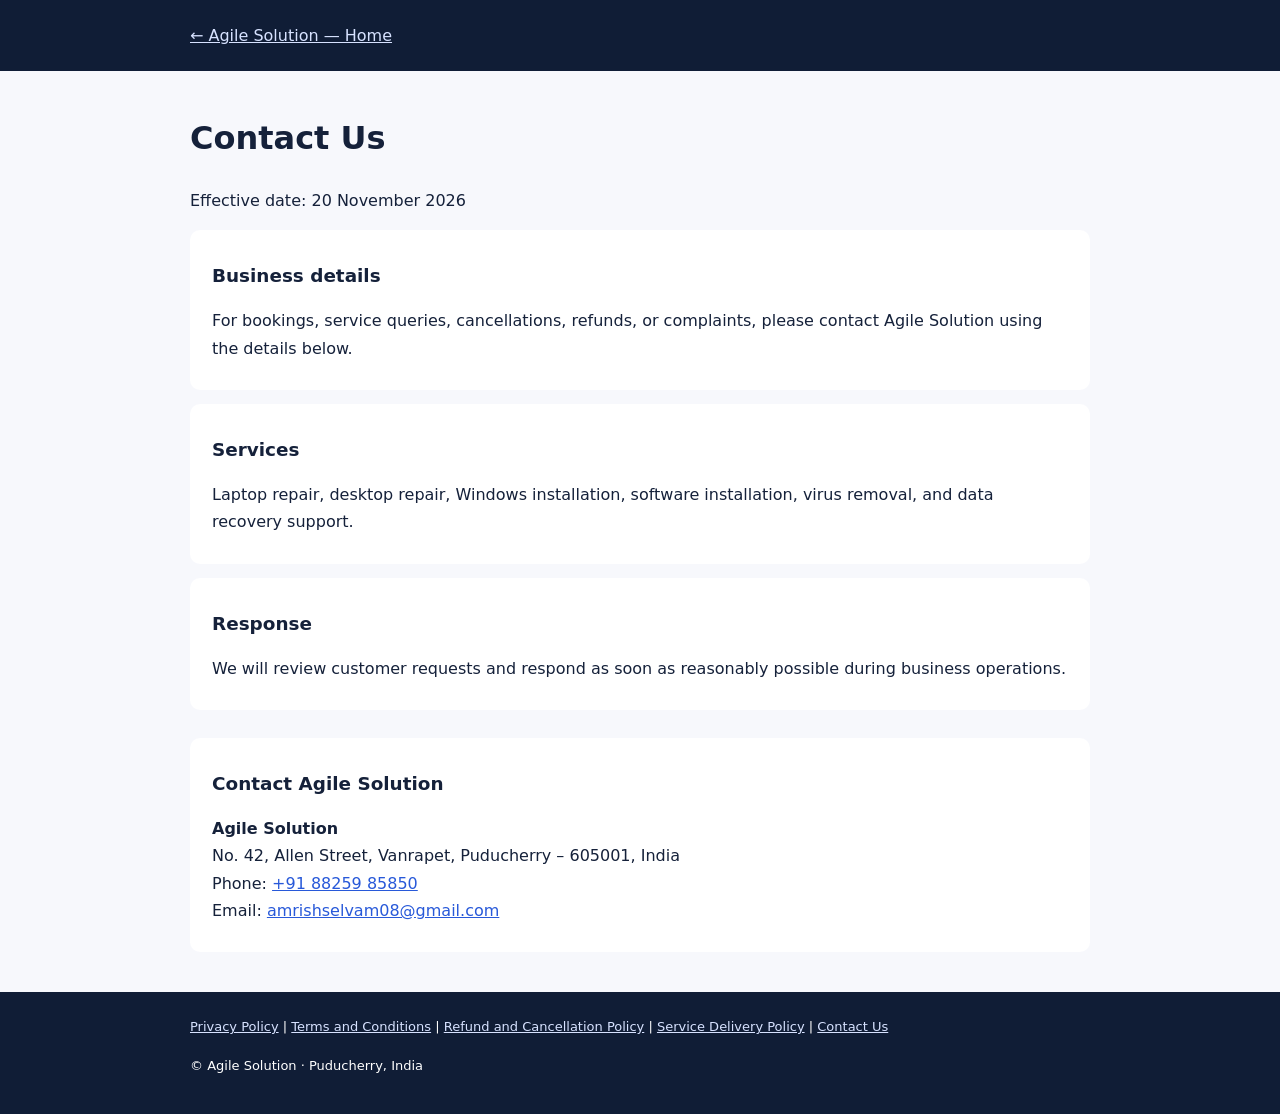
<file: public/contact.html>
<!doctype html><html lang="en"><head><meta charset="utf-8"><meta name="viewport" content="width=device-width,initial-scale=1"><title>Contact Us | Agile Solution</title><style>body{margin:0;background:#f7f8fc;color:#15213a;font:16px/1.7 system-ui,Arial,sans-serif}header,footer{background:#101d36;color:#fff;padding:22px max(5%,calc((100% - 900px)/2))}header a,footer a{color:#d7e2ff}main{max-width:900px;margin:40px auto;padding:0 20px}h1{font-size:2rem}h2{font-size:1.15rem;margin-top:28px}section{background:#fff;padding:2px 22px 12px;margin:14px 0;border-radius:10px}a{color:#2859d9}footer{font-size:13px;line-height:2}.contact{margin-top:28px}</style></head><body><header><a href="/">← Agile Solution — Home</a></header><main><h1>Contact Us</h1><p>Effective date: 20 November 2026</p><section><h2>Business details</h2><p>For bookings, service queries, cancellations, refunds, or complaints, please contact Agile Solution using the details below.</p></section><section><h2>Services</h2><p>Laptop repair, desktop repair, Windows installation, software installation, virus removal, and data recovery support.</p></section><section><h2>Response</h2><p>We will review customer requests and respond as soon as reasonably possible during business operations.</p></section><section class="contact"><h2>Contact Agile Solution</h2><p><strong>Agile Solution</strong><br>No. 42, Allen Street, Vanrapet, Puducherry – 605001, India<br>Phone: <a href="tel:+918825985850">+91 88259 85850</a><br>Email: <a href="mailto:amrishselvam08@gmail.com">amrishselvam08@gmail.com</a></p></section></main><footer><a href="/privacy-policy.html">Privacy Policy</a> | <a href="/terms-and-conditions.html">Terms and Conditions</a> | <a href="/refund-and-cancellation-policy.html">Refund and Cancellation Policy</a> | <a href="/service-delivery-policy.html">Service Delivery Policy</a> | <a href="/contact.html">Contact Us</a><p>© Agile Solution · Puducherry, India</p></footer></body></html>
</file>
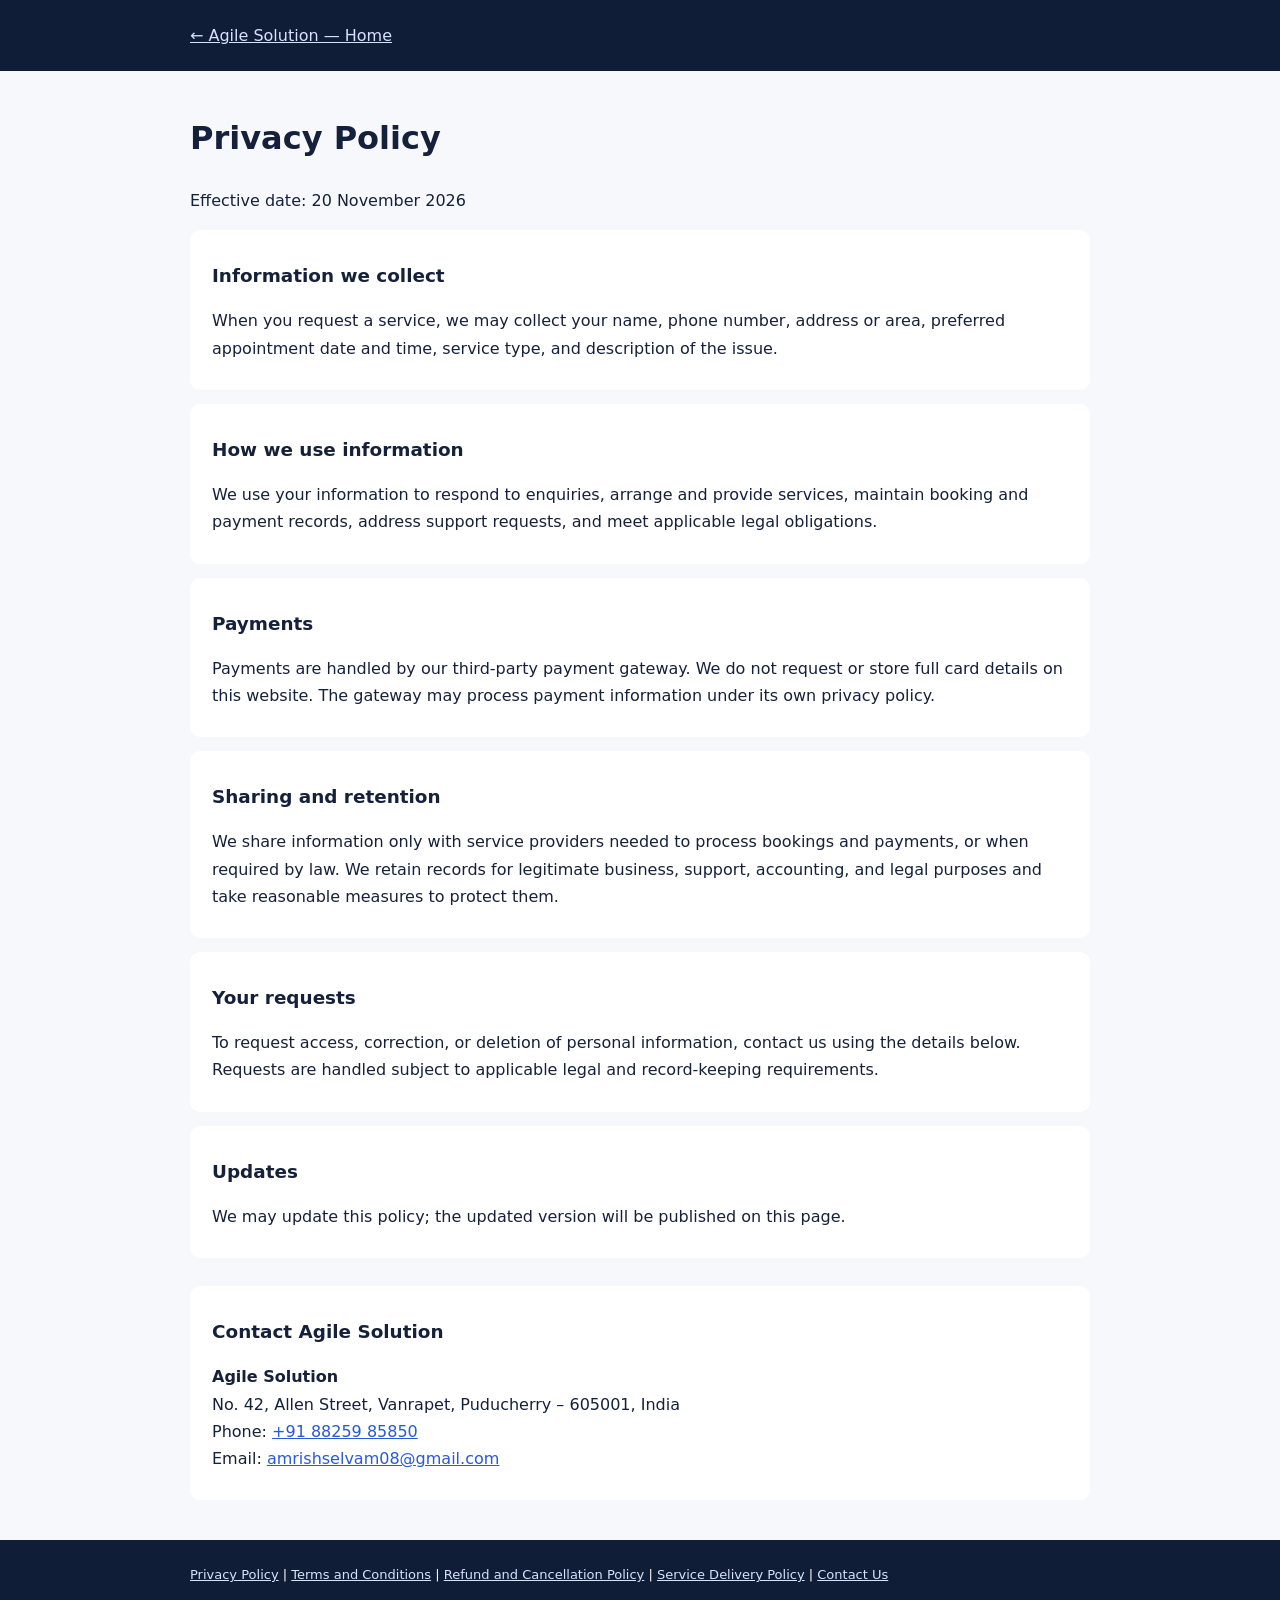
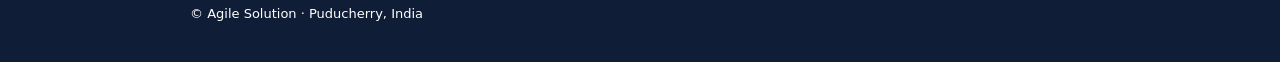
<file: public/privacy-policy.html>
<!doctype html><html lang="en"><head><meta charset="utf-8"><meta name="viewport" content="width=device-width,initial-scale=1"><title>Privacy Policy | Agile Solution</title><style>body{margin:0;background:#f7f8fc;color:#15213a;font:16px/1.7 system-ui,Arial,sans-serif}header,footer{background:#101d36;color:#fff;padding:22px max(5%,calc((100% - 900px)/2))}header a,footer a{color:#d7e2ff}main{max-width:900px;margin:40px auto;padding:0 20px}h1{font-size:2rem}h2{font-size:1.15rem;margin-top:28px}section{background:#fff;padding:2px 22px 12px;margin:14px 0;border-radius:10px}a{color:#2859d9}footer{font-size:13px;line-height:2}.contact{margin-top:28px}</style></head><body><header><a href="/">← Agile Solution — Home</a></header><main><h1>Privacy Policy</h1><p>Effective date: 20 November 2026</p><section><h2>Information we collect</h2><p>When you request a service, we may collect your name, phone number, address or area, preferred appointment date and time, service type, and description of the issue.</p></section><section><h2>How we use information</h2><p>We use your information to respond to enquiries, arrange and provide services, maintain booking and payment records, address support requests, and meet applicable legal obligations.</p></section><section><h2>Payments</h2><p>Payments are handled by our third-party payment gateway. We do not request or store full card details on this website. The gateway may process payment information under its own privacy policy.</p></section><section><h2>Sharing and retention</h2><p>We share information only with service providers needed to process bookings and payments, or when required by law. We retain records for legitimate business, support, accounting, and legal purposes and take reasonable measures to protect them.</p></section><section><h2>Your requests</h2><p>To request access, correction, or deletion of personal information, contact us using the details below. Requests are handled subject to applicable legal and record-keeping requirements.</p></section><section><h2>Updates</h2><p>We may update this policy; the updated version will be published on this page.</p></section><section class="contact"><h2>Contact Agile Solution</h2><p><strong>Agile Solution</strong><br>No. 42, Allen Street, Vanrapet, Puducherry – 605001, India<br>Phone: <a href="tel:+918825985850">+91 88259 85850</a><br>Email: <a href="mailto:amrishselvam08@gmail.com">amrishselvam08@gmail.com</a></p></section></main><footer><a href="/privacy-policy.html">Privacy Policy</a> | <a href="/terms-and-conditions.html">Terms and Conditions</a> | <a href="/refund-and-cancellation-policy.html">Refund and Cancellation Policy</a> | <a href="/service-delivery-policy.html">Service Delivery Policy</a> | <a href="/contact.html">Contact Us</a><p>© Agile Solution · Puducherry, India</p></footer></body></html>
</file>
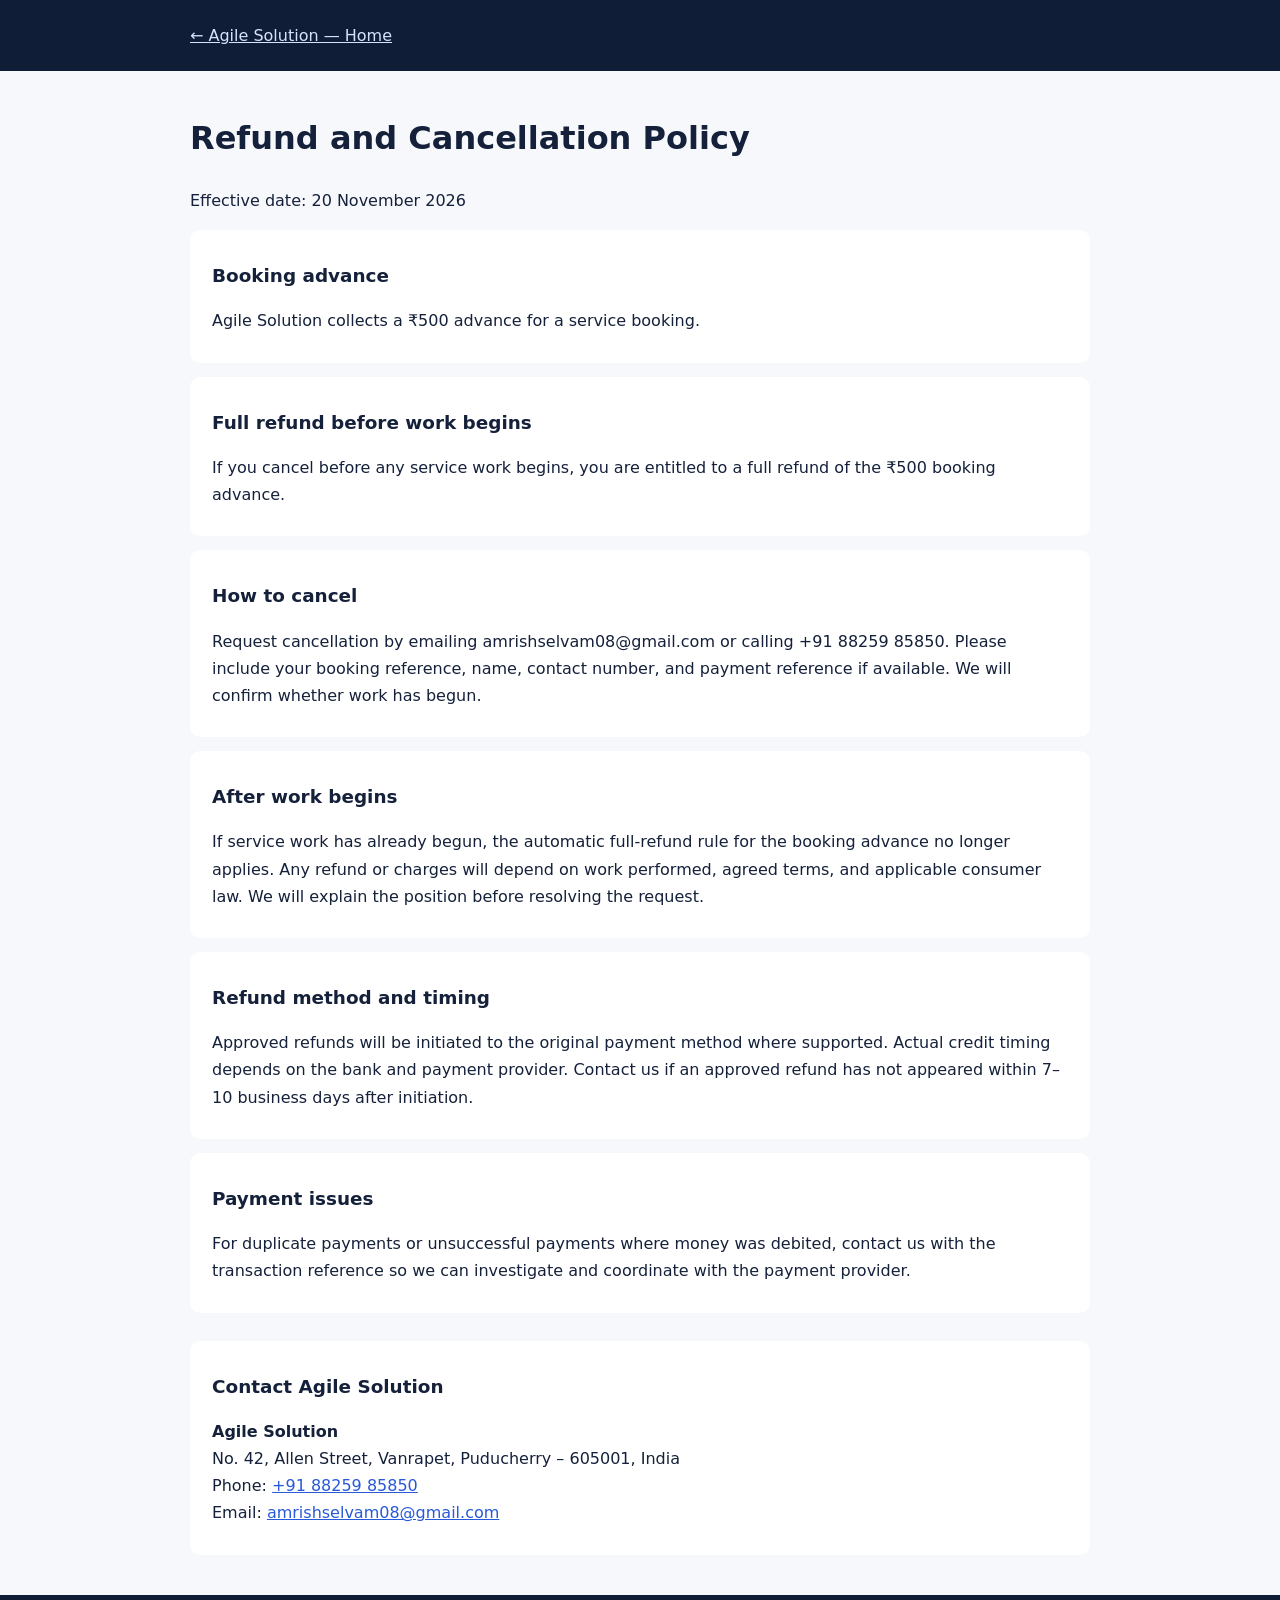
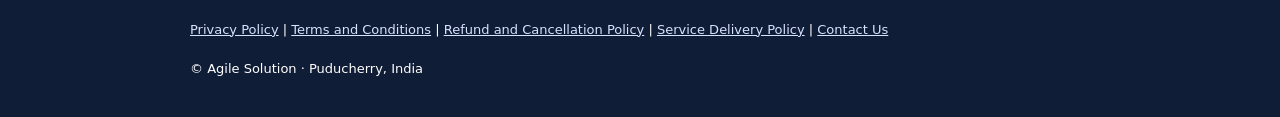
<file: public/refund-and-cancellation-policy.html>
<!doctype html><html lang="en"><head><meta charset="utf-8"><meta name="viewport" content="width=device-width,initial-scale=1"><title>Refund and Cancellation Policy | Agile Solution</title><style>body{margin:0;background:#f7f8fc;color:#15213a;font:16px/1.7 system-ui,Arial,sans-serif}header,footer{background:#101d36;color:#fff;padding:22px max(5%,calc((100% - 900px)/2))}header a,footer a{color:#d7e2ff}main{max-width:900px;margin:40px auto;padding:0 20px}h1{font-size:2rem}h2{font-size:1.15rem;margin-top:28px}section{background:#fff;padding:2px 22px 12px;margin:14px 0;border-radius:10px}a{color:#2859d9}footer{font-size:13px;line-height:2}.contact{margin-top:28px}</style></head><body><header><a href="/">← Agile Solution — Home</a></header><main><h1>Refund and Cancellation Policy</h1><p>Effective date: 20 November 2026</p><section><h2>Booking advance</h2><p>Agile Solution collects a ₹500 advance for a service booking.</p></section><section><h2>Full refund before work begins</h2><p>If you cancel before any service work begins, you are entitled to a full refund of the ₹500 booking advance.</p></section><section><h2>How to cancel</h2><p>Request cancellation by emailing amrishselvam08@gmail.com or calling +91 88259 85850. Please include your booking reference, name, contact number, and payment reference if available. We will confirm whether work has begun.</p></section><section><h2>After work begins</h2><p>If service work has already begun, the automatic full-refund rule for the booking advance no longer applies. Any refund or charges will depend on work performed, agreed terms, and applicable consumer law. We will explain the position before resolving the request.</p></section><section><h2>Refund method and timing</h2><p>Approved refunds will be initiated to the original payment method where supported. Actual credit timing depends on the bank and payment provider. Contact us if an approved refund has not appeared within 7–10 business days after initiation.</p></section><section><h2>Payment issues</h2><p>For duplicate payments or unsuccessful payments where money was debited, contact us with the transaction reference so we can investigate and coordinate with the payment provider.</p></section><section class="contact"><h2>Contact Agile Solution</h2><p><strong>Agile Solution</strong><br>No. 42, Allen Street, Vanrapet, Puducherry – 605001, India<br>Phone: <a href="tel:+918825985850">+91 88259 85850</a><br>Email: <a href="mailto:amrishselvam08@gmail.com">amrishselvam08@gmail.com</a></p></section></main><footer><a href="/privacy-policy.html">Privacy Policy</a> | <a href="/terms-and-conditions.html">Terms and Conditions</a> | <a href="/refund-and-cancellation-policy.html">Refund and Cancellation Policy</a> | <a href="/service-delivery-policy.html">Service Delivery Policy</a> | <a href="/contact.html">Contact Us</a><p>© Agile Solution · Puducherry, India</p></footer></body></html>
</file>
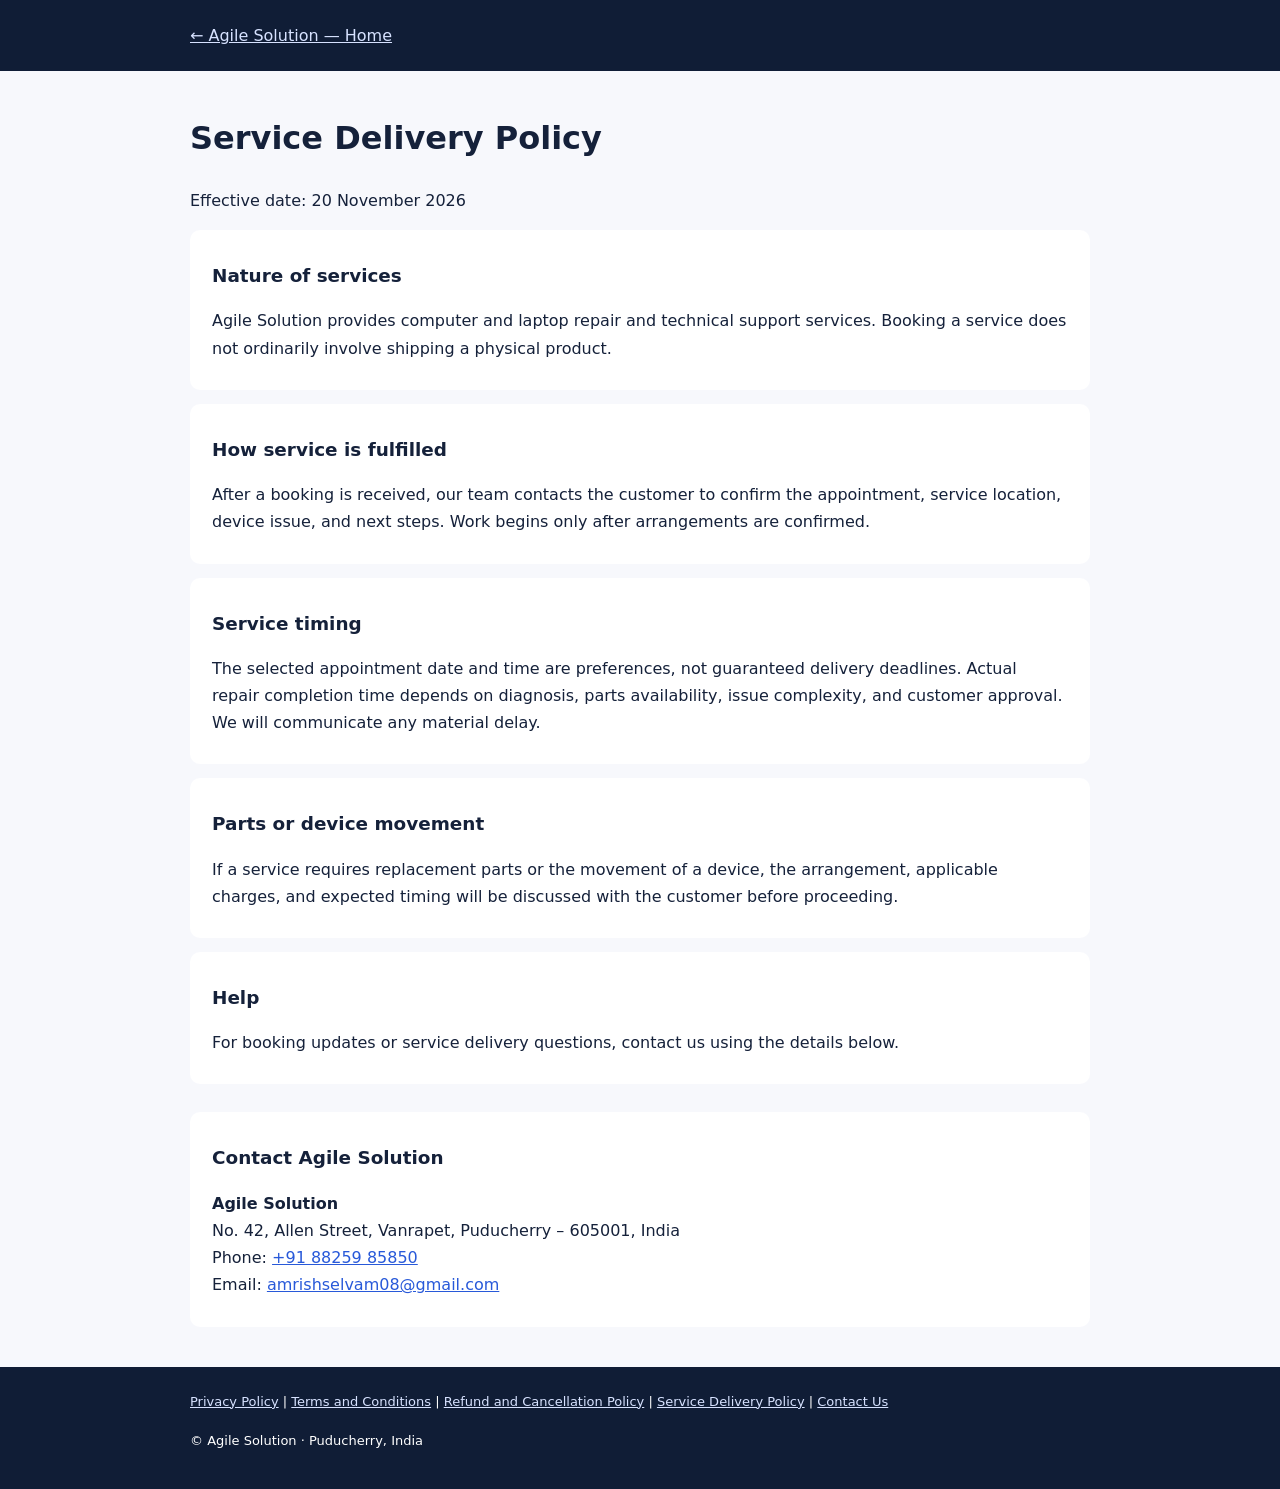
<file: public/service-delivery-policy.html>
<!doctype html><html lang="en"><head><meta charset="utf-8"><meta name="viewport" content="width=device-width,initial-scale=1"><title>Service Delivery Policy | Agile Solution</title><style>body{margin:0;background:#f7f8fc;color:#15213a;font:16px/1.7 system-ui,Arial,sans-serif}header,footer{background:#101d36;color:#fff;padding:22px max(5%,calc((100% - 900px)/2))}header a,footer a{color:#d7e2ff}main{max-width:900px;margin:40px auto;padding:0 20px}h1{font-size:2rem}h2{font-size:1.15rem;margin-top:28px}section{background:#fff;padding:2px 22px 12px;margin:14px 0;border-radius:10px}a{color:#2859d9}footer{font-size:13px;line-height:2}.contact{margin-top:28px}</style></head><body><header><a href="/">← Agile Solution — Home</a></header><main><h1>Service Delivery Policy</h1><p>Effective date: 20 November 2026</p><section><h2>Nature of services</h2><p>Agile Solution provides computer and laptop repair and technical support services. Booking a service does not ordinarily involve shipping a physical product.</p></section><section><h2>How service is fulfilled</h2><p>After a booking is received, our team contacts the customer to confirm the appointment, service location, device issue, and next steps. Work begins only after arrangements are confirmed.</p></section><section><h2>Service timing</h2><p>The selected appointment date and time are preferences, not guaranteed delivery deadlines. Actual repair completion time depends on diagnosis, parts availability, issue complexity, and customer approval. We will communicate any material delay.</p></section><section><h2>Parts or device movement</h2><p>If a service requires replacement parts or the movement of a device, the arrangement, applicable charges, and expected timing will be discussed with the customer before proceeding.</p></section><section><h2>Help</h2><p>For booking updates or service delivery questions, contact us using the details below.</p></section><section class="contact"><h2>Contact Agile Solution</h2><p><strong>Agile Solution</strong><br>No. 42, Allen Street, Vanrapet, Puducherry – 605001, India<br>Phone: <a href="tel:+918825985850">+91 88259 85850</a><br>Email: <a href="mailto:amrishselvam08@gmail.com">amrishselvam08@gmail.com</a></p></section></main><footer><a href="/privacy-policy.html">Privacy Policy</a> | <a href="/terms-and-conditions.html">Terms and Conditions</a> | <a href="/refund-and-cancellation-policy.html">Refund and Cancellation Policy</a> | <a href="/service-delivery-policy.html">Service Delivery Policy</a> | <a href="/contact.html">Contact Us</a><p>© Agile Solution · Puducherry, India</p></footer></body></html>
</file>
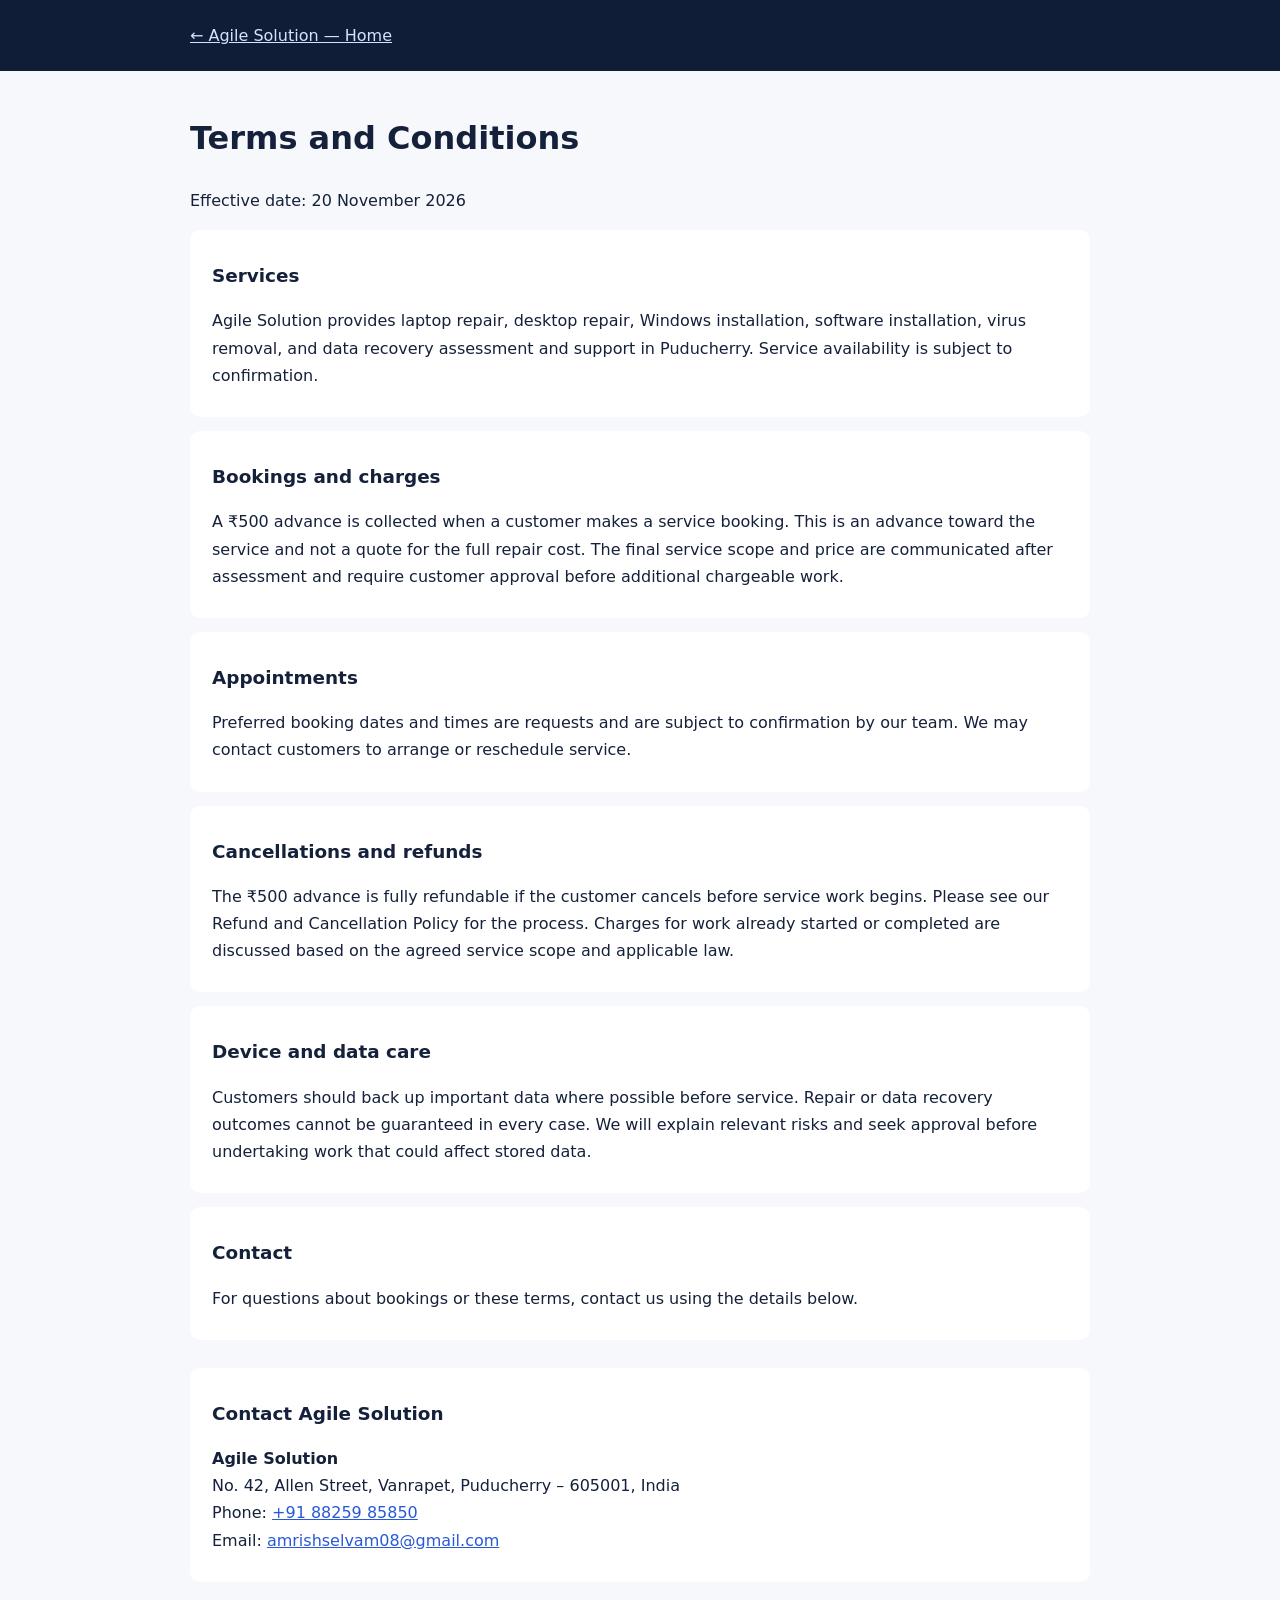
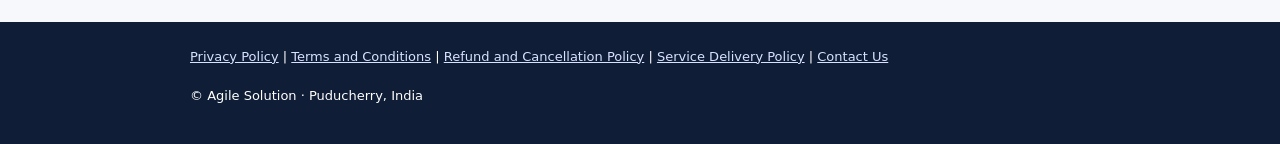
<file: public/terms-and-conditions.html>
<!doctype html><html lang="en"><head><meta charset="utf-8"><meta name="viewport" content="width=device-width,initial-scale=1"><title>Terms and Conditions | Agile Solution</title><style>body{margin:0;background:#f7f8fc;color:#15213a;font:16px/1.7 system-ui,Arial,sans-serif}header,footer{background:#101d36;color:#fff;padding:22px max(5%,calc((100% - 900px)/2))}header a,footer a{color:#d7e2ff}main{max-width:900px;margin:40px auto;padding:0 20px}h1{font-size:2rem}h2{font-size:1.15rem;margin-top:28px}section{background:#fff;padding:2px 22px 12px;margin:14px 0;border-radius:10px}a{color:#2859d9}footer{font-size:13px;line-height:2}.contact{margin-top:28px}</style></head><body><header><a href="/">← Agile Solution — Home</a></header><main><h1>Terms and Conditions</h1><p>Effective date: 20 November 2026</p><section><h2>Services</h2><p>Agile Solution provides laptop repair, desktop repair, Windows installation, software installation, virus removal, and data recovery assessment and support in Puducherry. Service availability is subject to confirmation.</p></section><section><h2>Bookings and charges</h2><p>A ₹500 advance is collected when a customer makes a service booking. This is an advance toward the service and not a quote for the full repair cost. The final service scope and price are communicated after assessment and require customer approval before additional chargeable work.</p></section><section><h2>Appointments</h2><p>Preferred booking dates and times are requests and are subject to confirmation by our team. We may contact customers to arrange or reschedule service.</p></section><section><h2>Cancellations and refunds</h2><p>The ₹500 advance is fully refundable if the customer cancels before service work begins. Please see our Refund and Cancellation Policy for the process. Charges for work already started or completed are discussed based on the agreed service scope and applicable law.</p></section><section><h2>Device and data care</h2><p>Customers should back up important data where possible before service. Repair or data recovery outcomes cannot be guaranteed in every case. We will explain relevant risks and seek approval before undertaking work that could affect stored data.</p></section><section><h2>Contact</h2><p>For questions about bookings or these terms, contact us using the details below.</p></section><section class="contact"><h2>Contact Agile Solution</h2><p><strong>Agile Solution</strong><br>No. 42, Allen Street, Vanrapet, Puducherry – 605001, India<br>Phone: <a href="tel:+918825985850">+91 88259 85850</a><br>Email: <a href="mailto:amrishselvam08@gmail.com">amrishselvam08@gmail.com</a></p></section></main><footer><a href="/privacy-policy.html">Privacy Policy</a> | <a href="/terms-and-conditions.html">Terms and Conditions</a> | <a href="/refund-and-cancellation-policy.html">Refund and Cancellation Policy</a> | <a href="/service-delivery-policy.html">Service Delivery Policy</a> | <a href="/contact.html">Contact Us</a><p>© Agile Solution · Puducherry, India</p></footer></body></html>
</file>
